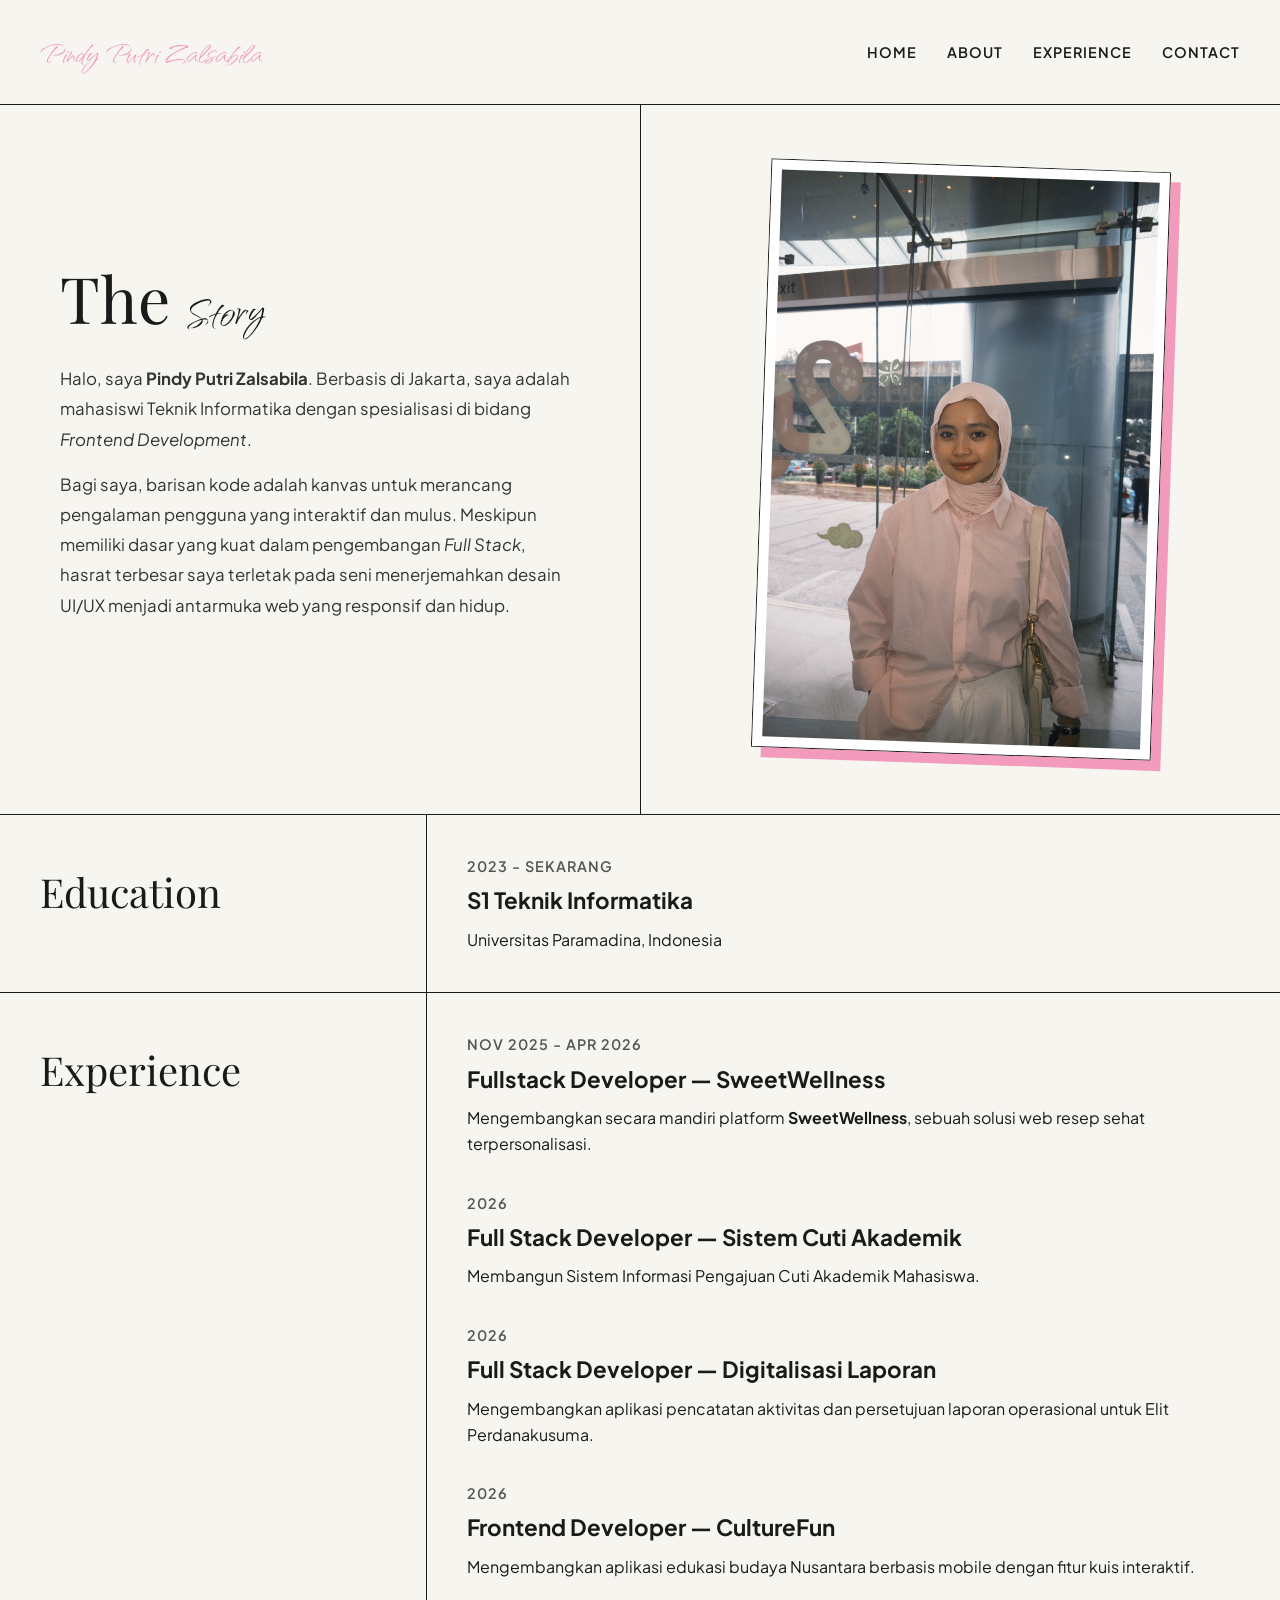
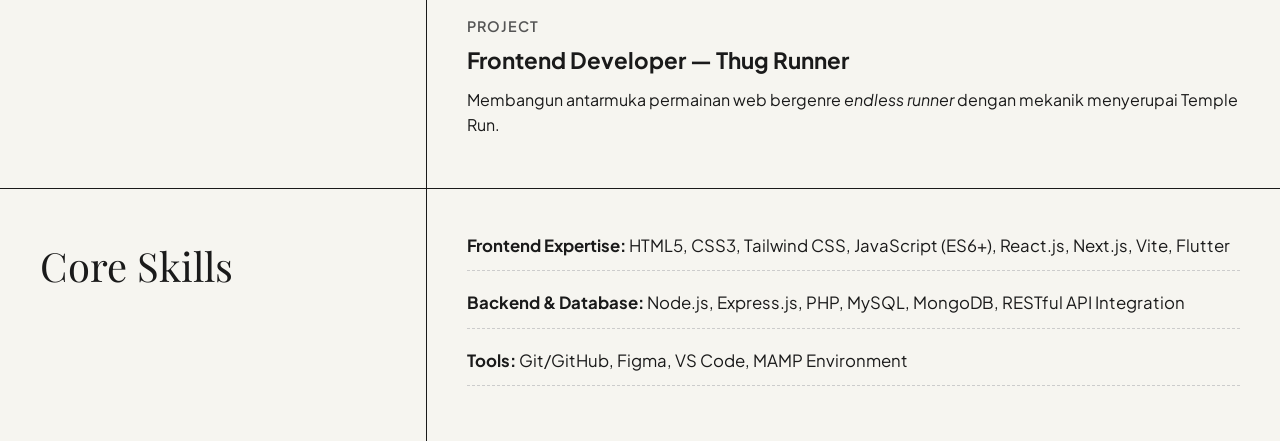
<file: about.html>
<!DOCTYPE html>
<html lang="id">
<head>
    <meta charset="UTF-8">
    <meta name="viewport" content="width=device-width, initial-scale=1.0">
    <title>About - Pindy Putri Zalsabila</title>
    <link rel="stylesheet" href="style.css?v=3">
    
    <style>
        .about-intro {
            margin-bottom: 20px;
        }
        .about-intro p {
            margin-bottom: 15px;
            font-size: 1.05rem;
            color: #333;
            line-height: 1.8;
        }
        
        .resume-row {
            display: grid;
            grid-template-columns: 1fr 2fr; 
            border-bottom: 1px solid #1a1a1a;
        }
        
        @media (max-width: 768px) {
            .resume-row {
                grid-template-columns: 1fr;
            }
            .resume-label {
                border-right: none !important;
                border-bottom: 1px solid #1a1a1a;
            }
        }

        .resume-label {
            padding: 40px;
            border-right: 1px solid #1a1a1a;
            display: flex;
            align-items: flex-start;
            padding-top: 45px;
        }
        
        .resume-content {
            padding: 40px;
        }
        
        .resume-item {
            margin-bottom: 35px;
        }
        .resume-item:last-child {
            margin-bottom: 0;
        }
        
        .meta-date {
            font-weight: 600;
            color: #555;
            font-size: 0.9rem;
            margin-bottom: 5px;
            text-transform: uppercase;
            letter-spacing: 1px;
        }
        
        .item-title {
            font-family: 'Plus Jakarta Sans', sans-serif;
            font-size: 1.4rem;
            font-weight: bold;
            margin-bottom: 8px;
            color: #1a1a1a;
        }
        
        .skills-list {
            list-style: none;
            line-height: 2;
        }
        .skills-list li {
            border-bottom: 1px dashed #ccc;
            padding-bottom: 8px;
            margin-bottom: 15px;
            font-size: 1.05rem;
        }
    </style>
</head>
<body>

    <header>
        <a href="index.html" class="logo">Pindy Putri Zalsabila</a>
        <nav>
            <ul>
                <li><a href="index.html">Home</a></li>
                <li><a href="about.html">About</a></li>
                <li><a href="portfolio.html">Experience</a></li>
                <li><a href="contact.html">Contact</a></li>
            </ul>
        </nav>
    </header>

    <main>
        <section class="editorial-grid" style="min-height: 60vh;">
            <div class="grid-left" style="align-items: flex-start; border-right: none;">
                <h1 class="main-headline">The <span class="script-text" style="color: #1a1a1a;">Story</span></h1>
                <div class="about-intro">
                    <p>Halo, saya <strong>Pindy Putri Zalsabila</strong>. Berbasis di Jakarta, saya adalah mahasiswi Teknik Informatika dengan spesialisasi di bidang <em>Frontend Development</em>.</p>
                    <p>Bagi saya, barisan kode adalah kanvas untuk merancang pengalaman pengguna yang interaktif dan mulus. Meskipun memiliki dasar yang kuat dalam pengembangan <em>Full Stack</em>, hasrat terbesar saya terletak pada seni menerjemahkan desain UI/UX menjadi antarmuka web yang responsif dan hidup.</p>
                </div>
            </div>
            <div class="grid-right" style="border-left: 1px solid #1a1a1a; align-items: center;">
                <img src="pindy.jpg" alt="Pindy Putri" class="img-frame" style="width: 80%; transform: rotate(2deg); box-shadow: 10px 10px 0px #f29bbd;">
            </div>
        </section>

        <section style="border-top: 1px solid #1a1a1a;">
            
            <div class="resume-row">
                <div class="resume-label">
                    <h2 style="font-size: 2.5rem; margin: 0;">Education</h2>
                </div>
                <div class="resume-content">
                    <div class="resume-item">
                        <p class="meta-date">2023 - Sekarang</p>
                        <h3 class="item-title">S1 Teknik Informatika</h3>
                        <p>Universitas Paramadina, Indonesia</p>
                    </div>
                </div>
            </div>

            <div class="resume-row">
                <div class="resume-label">
                    <h2 style="font-size: 2.5rem; margin: 0;">Experience</h2>
                </div>
                <div class="resume-content">
                    
                    <div class="resume-item">
                        <p class="meta-date">Nov 2025 - Apr 2026</p>
                        <h3 class="item-title">Fullstack Developer — SweetWellness</h3>
                        <p>Mengembangkan secara mandiri platform <strong>SweetWellness</strong>, sebuah solusi web resep sehat terpersonalisasi.</p>
                        <ul style="margin-top: 10px; margin-left: 20px; line-height: 1.8;">
                            
                        </ul>
                    </div>

                    <div class="resume-item">
                        <p class="meta-date">2026</p>
                        <h3 class="item-title">Full Stack Developer — Sistem Cuti Akademik</h3>
                        <p>Membangun Sistem Informasi Pengajuan Cuti Akademik Mahasiswa.</p>
                        <ul style="margin-top: 10px; margin-left: 20px; line-height: 1.8;">
        
                        </ul>
                    </div>

                    <div class="resume-item">
                        <p class="meta-date">2026</p>
                        <h3 class="item-title">Full Stack Developer — Digitalisasi Laporan</h3>
                        <p>Mengembangkan aplikasi pencatatan aktivitas dan persetujuan laporan operasional untuk Elit Perdanakusuma.</p>
                        <ul style="margin-top: 10px; margin-left: 20px; line-height: 1.8;">
                            
                        </ul>
                    </div>

                    <div class="resume-item">
                        <p class="meta-date">2026</p>
                        <h3 class="item-title">Frontend Developer — CultureFun</h3>
                        <p>Mengembangkan aplikasi edukasi budaya Nusantara berbasis mobile dengan fitur kuis interaktif. </p>
                        <ul style="margin-top: 10px; margin-left: 20px; line-height: 1.8;">
    
                        </ul>
                    </div>

                    <div class="resume-item">
                        <p class="meta-date">Project</p>
                        <h3 class="item-title">Frontend Developer — Thug Runner</h3>
                        <p>Membangun antarmuka permainan web bergenre <em>endless runner</em> dengan mekanik menyerupai Temple Run.</p>
                        <ul style="margin-top: 10px; margin-left: 20px; line-height: 1.8;">
            
                        </ul>
                    </div>

                </div>
            </div>

            <div class="resume-row" style="border-bottom: none;">
                <div class="resume-label">
                    <h2 style="font-size: 2.5rem; margin: 0;">Core Skills</h2>
                </div>
                <div class="resume-content">
                    <ul class="skills-list">
                        <li><strong>Frontend Expertise:</strong> HTML5, CSS3, Tailwind CSS, JavaScript (ES6+), React.js, Next.js, Vite, Flutter</li>
                        <li><strong>Backend & Database:</strong> Node.js, Express.js, PHP, MySQL, MongoDB, RESTful API Integration</li>
                        <li><strong>Tools:</strong> Git/GitHub, Figma, VS Code, MAMP Environment</li>
                    </ul>
                </div>
            </div>

        </section>
    </main>

</body>
</html>
</file>
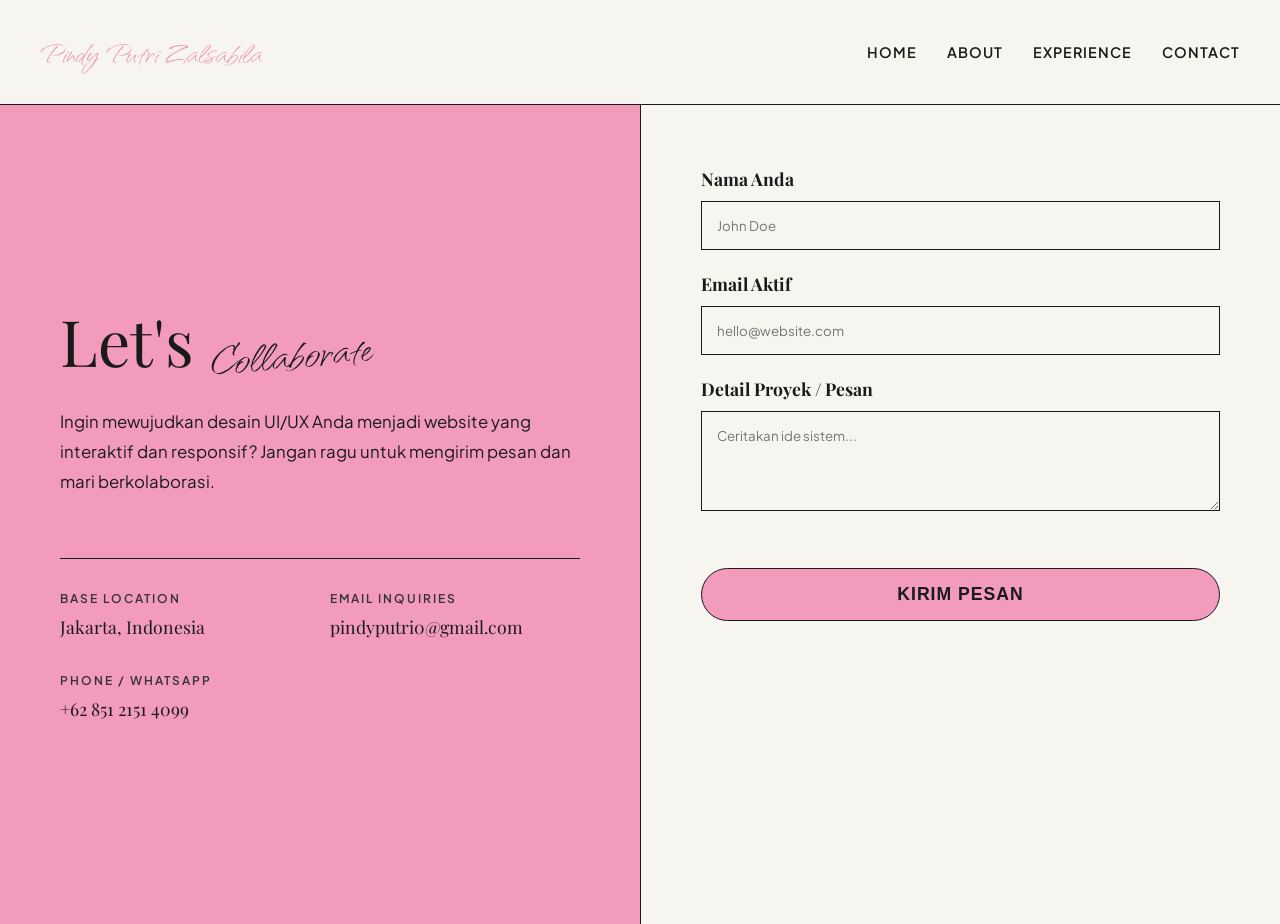
<file: contact.html>
<!DOCTYPE html>
<html lang="id">
<head>
    <meta charset="UTF-8">
    <meta name="viewport" content="width=device-width, initial-scale=1.0">
    <title>Contact - Pindy Putri</title>
    <link rel="stylesheet" href="style.css?v=7">
    <style>
        .error-text { color: #d9534f; font-size: 0.85rem; margin-top: 5px; display: block; font-weight: 600; }
        .input-error { border: 1px solid #d9534f !important; background-color: #fdf2f2 !important; }
        #successBox { display: none; background-color: #fff; border: 2px solid #f29bbd; padding: 30px; text-align: left; }
    </style>
</head>
<body>

    <header>
        <a href="index.html" class="logo">Pindy Putri Zalsabila</a>
        <nav>
            <ul>
                <li><a href="index.html">Home</a></li>
                <li><a href="about.html">About</a></li>
                <li><a href="portfolio.html">Experience</a></li>
                <li><a href="contact.html">Contact</a></li> 
            </ul>
        </nav>
    </header>

    <main class="editorial-grid" style="min-height: calc(100vh - 81px);">
        <div class="grid-left contact-grid-left" style="background-color: #f29bbd; border-right: none;">
            <h1 class="main-headline" style="margin-top: 0;">Let's <span class="script-text" style="color: #1a1a1a;">Collaborate</span></h1>
            <p style="font-size: 1.05rem; line-height: 1.8; margin-bottom: 20px;">Ingin mewujudkan desain UI/UX Anda menjadi website yang interaktif dan responsif? Jangan ragu untuk mengirim pesan dan mari berkolaborasi.</p>
            
            <div class="contact-details" style="width: 100%;">
                <div class="detail-item">
                    <span class="detail-label">Base Location</span>
                    <span class="detail-value">Jakarta, Indonesia</span>
                </div>
                
                <div class="detail-item">
                    <span class="detail-label">Email Inquiries</span>
                    <a href="mailto:pindyputri0@gmail.com" class="detail-value">pindyputri0@gmail.com</a>
                </div>
                
                <div class="detail-item">
                    <span class="detail-label">Phone / WhatsApp</span>
                    <span class="detail-value">+62 851 2151 4099</span>
                </div>
            </div>
        </div>

        <div class="grid-right" style="border-left: 1px solid #1a1a1a; align-items: flex-start; justify-content: flex-start;">
            
            <div id="successBox">
                <h2 style="font-family: 'Playfair Display', serif; font-size: 2rem; margin-bottom: 10px;">Pesan Tersimpan!</h2>
                <p>Terima kasih, <strong id="displayName"></strong>. Sistem backend kami telah menerima pesan Anda.</p>
                <hr style="border: none; border-top: 1px solid #1a1a1a; margin: 20px 0;">
                <button onclick="location.reload()" class="btn-pink" style="display: block; width: 100%; text-align: center;">Kirim Pesan Baru</button>
            </div>

            <form id="contactForm" style="width: 100%;">
                <div class="form-group">
                    <label for="nama" style="font-weight: bold; font-family: 'Playfair Display', serif; font-size: 1.1rem;">Nama Anda</label>
                    <input type="text" id="nama" name="nama" required placeholder="John Doe">
                </div>
                <div class="form-group">
                    <label for="email" style="font-weight: bold; font-family: 'Playfair Display', serif; font-size: 1.1rem;">Email Aktif</label>
                    <input type="email" id="email" name="email" required placeholder="hello@website.com">
                </div>
                <div class="form-group">
                    <label for="pesan" style="font-weight: bold; font-family: 'Playfair Display', serif; font-size: 1.1rem;">Detail Proyek / Pesan</label>
                    <textarea id="pesan" name="pesan" rows="4" required placeholder="Ceritakan ide sistem..."></textarea>
                </div>
                <button type="submit" id="btnSubmit" class="btn-pink" style="width: 100%; font-size: 1.1rem;">Kirim Pesan</button>
            </form>

        </div>
    </main>

    <script>
        document.getElementById('contactForm').addEventListener('submit', function(e) {
            e.preventDefault(); 
            
            console.log("Form submitted! Preventing default...");

            const formData = new FormData(this);
            const submitBtn = document.getElementById('btnSubmit');

            console.log("nama: " + formData.get('nama'));
            console.log("email: " + formData.get('email'));
            console.log("pesan: " + formData.get('pesan'));

            submitBtn.innerHTML = "Mengirim...";
            submitBtn.disabled = true;

            fetch('contact.php', {
                method: 'POST',
                body: formData
            })
            .then(response => {
                console.log("Response status: " + response.status);
                return response.json(); 
            }) 
            .then(data => {
                console.log("INI RESPONSE: ", data);

                if(data.success === true) {
                    document.getElementById('contactForm').style.display = 'none';
                    document.getElementById('displayName').innerText = data.data.name;
                    document.getElementById('successBox').style.display = 'block';
                } else {
                    alert("Gagal: " + data.message);
                    submitBtn.innerHTML = "Kirim Pesan";
                    submitBtn.disabled = false;
                }
            })
            .catch(error => {
                console.error('Error:', error);
                alert("Terjadi kesalahan sistem. Silakan coba lagi.");
                submitBtn.innerHTML = "Kirim Pesan";
                submitBtn.disabled = false;
            });
        });
    </script>
</body>
</html>
</file>
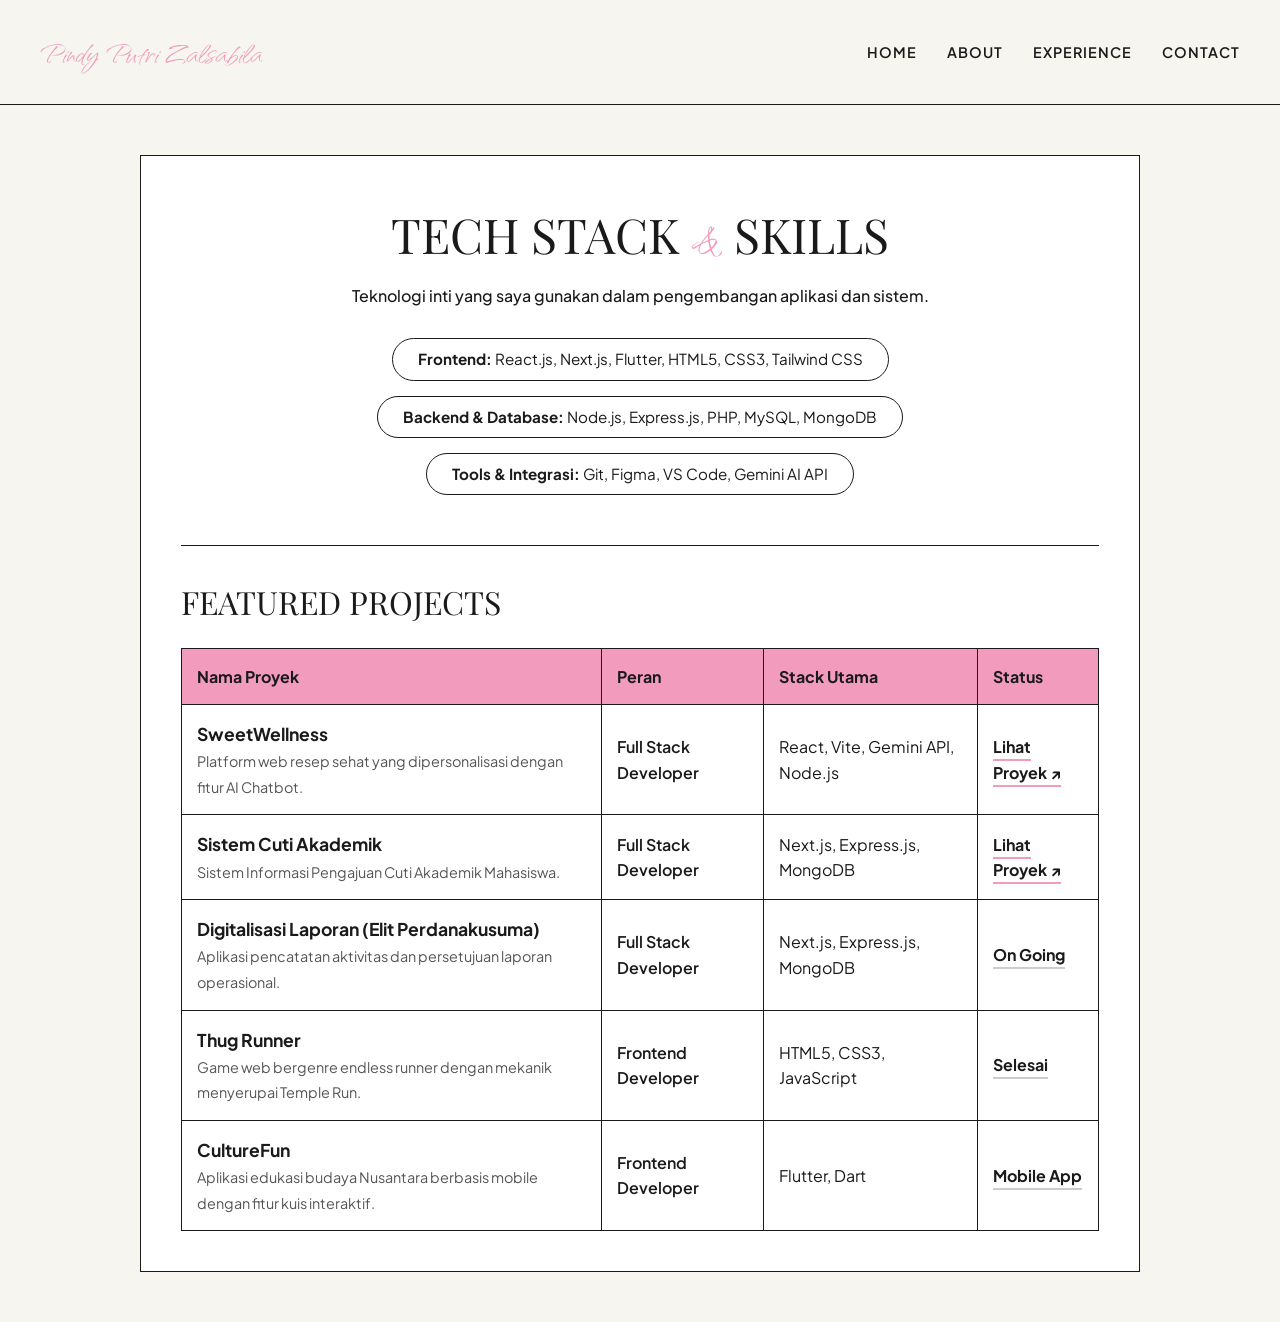
<file: portfolio.html>
<!DOCTYPE html>
<html lang="id">
<head>
    <meta charset="UTF-8">
    <meta name="viewport" content="width=device-width, initial-scale=1.0">
    <title>Portfolio - Pindy Putri Zalsabila</title>
    <link rel="stylesheet" href="style.css?v=3">
</head>
<body>

    <header>
        <a href="index.html" class="logo">Pindy Putri Zalsabila</a>
        <nav>
            <ul>
                <li><a href="index.html">Home</a></li>
                <li><a href="about.html">About</a></li>
                <li><a href="portfolio.html">Experience</a></li>
                <li><a href="contact.html">Contact</a></li>
            </ul>
        </nav>
    </header>

    <main class="page-container">
        <h2 style="font-size: 3rem; text-align: center; margin-bottom: 10px; text-transform: uppercase;">Tech Stack <span class="script-text" style="font-size: 4rem; line-height: 0.8; margin-bottom: 0;">&</span> Skills</h2>
        <p style="text-align: center; margin-bottom: 30px; font-weight: 500;">Teknologi inti yang saya gunakan dalam pengembangan aplikasi dan sistem.</p>

        <ul style="display: flex; gap: 15px; justify-content: center; list-style: none; margin-bottom: 50px; flex-wrap: wrap;">
            <li style="border: 1px solid #1a1a1a; padding: 8px 25px; border-radius: 50px; font-size: 0.95rem;"><strong>Frontend:</strong> React.js, Next.js, Flutter, HTML5, CSS3, Tailwind CSS</li>
            <li style="border: 1px solid #1a1a1a; padding: 8px 25px; border-radius: 50px; font-size: 0.95rem;"><strong>Backend & Database:</strong> Node.js, Express.js, PHP, MySQL, MongoDB</li>
            <li style="border: 1px solid #1a1a1a; padding: 8px 25px; border-radius: 50px; font-size: 0.95rem;"><strong>Tools & Integrasi:</strong> Git, Figma, VS Code, Gemini AI API</li>
        </ul>

        <h2 style="font-size: 2rem; margin-bottom: 20px; border-top: 1px solid #1a1a1a; padding-top: 30px; text-transform: uppercase;">Featured Projects</h2>
        
        <table>
            <thead>
                <tr>
                    <th>Nama Proyek</th>
                    <th>Peran</th>
                    <th>Stack Utama</th>
                    <th>Status</th>
                </tr>
            </thead>
            <tbody>
                <tr>
                    <td><strong style="font-size: 1.1rem;">SweetWellness</strong><br><span style="font-size: 0.9rem; color: #555;">Platform web resep sehat yang dipersonalisasi dengan fitur AI Chatbot.</span></td>
                    <td style="font-weight: 600;">Full Stack Developer</td>
                    <td>React, Vite, Gemini API, Node.js</td>
                    <td><a href="https://sweet-wellness.vercel.app/" target="_blank" style="color: #1a1a1a; font-weight: 700; text-decoration: none; border-bottom: 2px solid #f29bbd; padding-bottom: 2px;">Lihat Proyek &nearr;</a></td>
                </tr>
                <tr>
                    <td><strong style="font-size: 1.1rem;">Sistem Cuti Akademik</strong><br><span style="font-size: 0.9rem; color: #555;">Sistem Informasi Pengajuan Cuti Akademik Mahasiswa.</span></td>
                    <td style="font-weight: 600;">Full Stack Developer</td>
                    <td>Next.js, Express.js, MongoDB</td>
                    <td><a href="https://cutiakademikparamadina.vercel.app/" target="_blank" style="color: #1a1a1a; font-weight: 700; text-decoration: none; border-bottom: 2px solid #f29bbd; padding-bottom: 2px;">Lihat Proyek &nearr;</a></td>
                </tr>
                <tr>
                    <td><strong style="font-size: 1.1rem;">Digitalisasi Laporan (Elit Perdanakusuma)</strong><br><span style="font-size: 0.9rem; color: #555;">Aplikasi pencatatan aktivitas dan persetujuan laporan operasional.</span></td>
                    <td style="font-weight: 600;">Full Stack Developer</td>
                    <td>Next.js, Express.js, MongoDB</td>
                    <td><span style="color: #1a1a1a; font-weight: 700; border-bottom: 2px solid #ccc; padding-bottom: 2px;">On Going</span></td>
                </tr>
                <tr>
                    <td><strong style="font-size: 1.1rem;">Thug Runner</strong><br><span style="font-size: 0.9rem; color: #555;">Game web bergenre endless runner dengan mekanik menyerupai Temple Run.</span></td>
                    <td style="font-weight: 600;">Frontend Developer</td>
                    <td>HTML5, CSS3, JavaScript</td>
                    <td><span style="color: #1a1a1a; font-weight: 700; border-bottom: 2px solid #ccc; padding-bottom: 2px;">Selesai</span></td>
                </tr>
                <tr>
                    <td><strong style="font-size: 1.1rem;">CultureFun</strong><br><span style="font-size: 0.9rem; color: #555;">Aplikasi edukasi budaya Nusantara berbasis mobile dengan fitur kuis interaktif.</span></td>
                    <td style="font-weight: 600;">Frontend Developer</td>
                    <td>Flutter, Dart</td>
                    <td><span style="color: #1a1a1a; font-weight: 700; border-bottom: 2px solid #ccc; padding-bottom: 2px;">Mobile App</span></td>
                </tr>
            </tbody>
        </table>
    </main>

</body>
</html>
</file>
<file: style.css>
/* style.css */
@import url('https://fonts.googleapis.com/css2?family=Playfair+Display:ital,wght@0,400;0,600;1,400&family=Plus+Jakarta+Sans:wght@300;400;600&family=Qwitcher+Grypen:wght@700&display=swap');

* {
    margin: 0;
    padding: 0;
    box-sizing: border-box;
}

body {
    background-color: #f6f5f0; /* Warna cream */
    color: #1a1a1a;
    font-family: 'Plus Jakarta Sans', sans-serif;
    line-height: 1.6;
}

h1, h2, h3 {
    font-family: 'Playfair Display', serif;
    font-weight: 400;
}

/* ================================
   HEADER & NAVIGASI
   ================================ */
header {
    display: flex;
    justify-content: space-between;
    align-items: center;
    padding: 20px 40px;
    border-bottom: 1px solid #1a1a1a;
    background-color: #f6f5f0;
}

.logo {
    font-family: 'Qwitcher Grypen', cursive;
    font-size: 2.5rem;
    color: #f29bbd; /* Pink pastel */
    text-decoration: none;
}

nav ul {
    list-style: none;
    display: flex;
    gap: 30px;
}

nav a {
    text-decoration: none;
    color: #1a1a1a;
    font-size: 0.9rem;
    text-transform: uppercase;
    letter-spacing: 1px;
    font-weight: 600;
    transition: color 0.3s;
}

nav a:hover {
    color: #f29bbd;
}

/* ================================
   GRID LAYOUT (GAYA EDITORIAL)
   ================================ */
.editorial-grid {
    display: grid;
    grid-template-columns: 1fr 1fr;
    min-height: 80vh;
}

.grid-left, .grid-right {
    padding: 60px;
    display: flex;
    flex-direction: column;
    justify-content: center;
}

.grid-left {
    border-right: 1px solid #1a1a1a;
    align-items: center; /* Khusus untuk Home: gambar ke tengah */
}

/* Penyesuaian saat grid kiri tidak perata tengah (untuk halaman Kontak) */
.contact-grid-left {
    align-items: flex-start;
}

.img-frame {
    width: 80%;
    max-width: 400px;
    height: auto;
    border: 1px solid #1a1a1a;
    padding: 10px;
    background-color: #fff;
}

/* ================================
   TIPOGRAFI & TOMBOL
   ================================ */
.script-text {
    font-family: 'Qwitcher Grypen', cursive;
    color: #f29bbd;
    font-size: 3.5rem;
    line-height: 0.5;
    transform: rotate(-5deg);
    margin-bottom: 20px;
    display: inline-block;
}

.main-headline {
    font-size: 4rem;
    line-height: 1.1;
    margin-bottom: 20px;
}

.btn-pink {
    display: inline-block;
    background-color: #f29bbd;
    color: #1a1a1a;
    padding: 15px 30px;
    text-decoration: none;
    border: 1px solid #1a1a1a;
    border-radius: 50px;
    font-weight: 600;
    text-transform: uppercase;
    letter-spacing: 1px;
    margin-top: 30px;
    cursor: pointer;
    transition: all 0.3s;
}

.btn-pink:hover {
    background-color: #1a1a1a;
    color: #f29bbd;
}

/* ================================
   TEKS BERJALAN (MARQUEE)
   ================================ */
.marquee-container {
    background-color: #f29bbd;
    border-top: 1px solid #1a1a1a;
    border-bottom: 1px solid #1a1a1a;
    padding: 15px 0;
    overflow: hidden;
    white-space: nowrap;
}

.marquee-text {
    display: inline-block;
    font-family: 'Playfair Display', serif;
    font-size: 1.2rem;
    text-transform: uppercase;
    letter-spacing: 2px;
    animation: scroll 20s linear infinite;
}

@keyframes scroll {
    0% { transform: translateX(0); }
    100% { transform: translateX(-50%); }
}

/* ================================
   HALAMAN UMUM (PORTOFOLIO, DLL)
   ================================ */
.page-container {
    max-width: 1000px;
    margin: 50px auto;
    padding: 40px;
    background: #fff;
    border: 1px solid #1a1a1a;
}

/* Form Styling */
.form-group {
    margin-bottom: 20px;
}

input, textarea {
    width: 100%;
    padding: 15px;
    border: 1px solid #1a1a1a;
    background-color: #f6f5f0;
    font-family: inherit;
    margin-top: 8px; /* Jarak antara label dan input */
}

/* Table Styling */
table {
    width: 100%;
    border-collapse: collapse;
    margin-top: 20px;
}

th, td {
    border: 1px solid #1a1a1a;
    padding: 15px;
    text-align: left;
}

th {
    background-color: #f29bbd;
}

/* ================================
   INFO KONTAK (SEJAJAR 2 KOLOM)
   ================================ */
.contact-details {
    border-top: 1px solid #1a1a1a;
    margin-top: 40px;
    padding-top: 30px;
    display: grid; /* Membuat layout grid */
    grid-template-columns: 1fr 1fr; /* Membagi menjadi 2 kolom rata */
    gap: 30px 20px; /* Jarak antar kolom dan baris */
}

.detail-item {
    display: flex;
    flex-direction: column;
}

.detail-label {
    font-family: 'Plus Jakarta Sans', sans-serif;
    font-size: 0.75rem;
    font-weight: 600;
    text-transform: uppercase;
    letter-spacing: 2px;
    margin-bottom: 5px;
    color: #333;
}

.detail-value {
    font-family: 'Playfair Display', serif;
    font-size: 1.1rem;
    color: #1a1a1a;
    text-decoration: none;
    transition: all 0.3s ease;
    word-break: break-word;
}

.detail-value[href]:hover {
    font-style: italic;
    opacity: 0.6;
    padding-left: 5px;
}

/* =========================================
   RESPONSIVE DESIGN (TAMPILAN MOBILE)
   Aturan ini hanya aktif jika lebar layar 768px atau lebih kecil (HP/Tablet)
   ========================================= */

@media (max-width: 768px) {
    /* 1. Navigasi Header: Susun jadi atas-bawah dan ke tengah */
    header {
        flex-direction: column;
        text-align: center;
        gap: 15px;
        padding: 20px;
    }
    header nav ul {
        flex-wrap: wrap;
        justify-content: center;
        gap: 15px;
    }

    /* 2. Layout Kiri-Kanan (Grid): Ubah jadi Atas-Bawah (Kolom) */
    .editorial-grid {
        display: flex;
        flex-direction: column;
    }
    .grid-left, .grid-right {
        width: 100%;
        border-right: none !important;
        border-left: none !important;
        padding: 30px 20px !important;
    }
    
    /* Tambahkan garis pemisah antara bagian atas dan bawah */
    .grid-right {
        border-top: 1px solid #1a1a1a;
    }

    /* 3. Sesuaikan Ukuran Tipografi Raksasa agar tidak meluber di HP */
    .main-headline {
        font-size: 3rem !important; 
    }
    .script-text {
        font-size: 3.5rem !important;
    }

    /* 4. Tabel Portfolio: Izinkan scroll ke samping (horizontal) agar tidak terpotong */
    table {
        display: block;
        width: 100%;
        overflow-x: auto;
        white-space: nowrap; /* Mencegah teks di dalam tabel turun ke bawah berantakan */
    }

    /* 5. Resume (About): Ubah jadi atas-bawah */
    .resume-row {
        grid-template-columns: 1fr !important;
    }
    .resume-label {
        border-right: none !important;
        border-bottom: 1px solid #1a1a1a;
        padding: 30px 20px !important;
    }
    .resume-content {
        padding: 30px 20px !important;
    }
}
</file>
